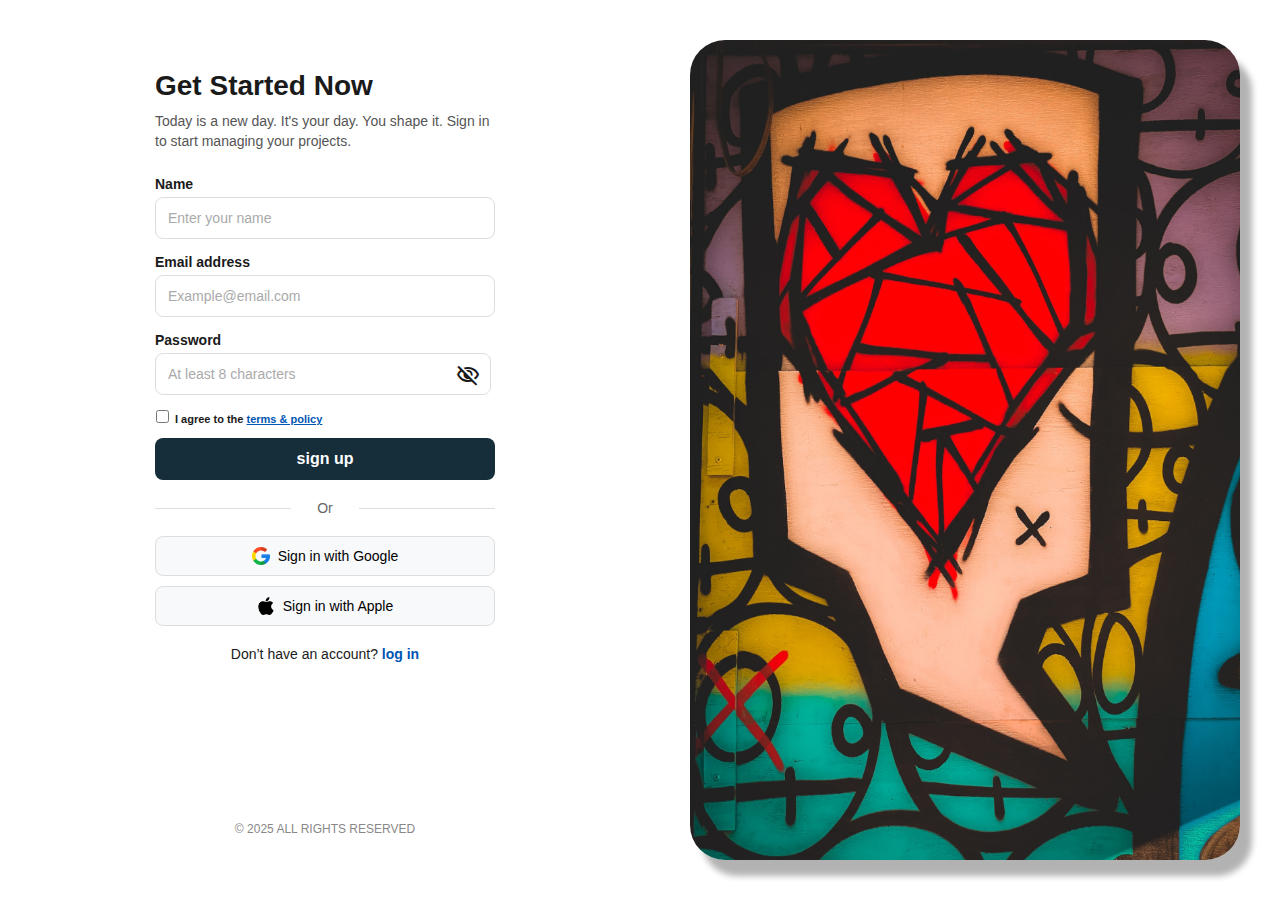
<file: index.html>
<!DOCTYPE html>
<html lang="en">
<head>
  <meta charset="UTF-8">
  <meta name="viewport" content="width=device-width, initial-scale=1.0">
  <link rel="stylesheet" href="https://fonts.googleapis.com/css2?family=Material+Symbols+Outlined:opsz,wght,FILL,GRAD@24,400,0,0&icon_names=visibilityvisibility_off" />
  <title>register form</title>
  <link rel="stylesheet" href="style.css">
</head>
<body>

<div id="main-container">
<div id="container">
  <div class="intro">
    <h1>Get Started Now</h1>
    <p>Today is a new day. It's your day. You shape it. Sign in to start managing your projects.</p>
  </div>
  <div class="form">
    <label>Name</label>
    <input type="text" placeholder="Enter your name" />
    <label class="email">Email address</label>
    <input type="email" placeholder="Example@email.com" />
    <label>Password</label>
    <div class="password">
      <input id="password" type="password" placeholder="At least 8 characters" />
      <span class="material-symbols-outlined" id="eye" >visibility_off</span>
    </div>
    <!-- <a href="#" class="forgot">forgot password</a> -->
    <div class="forgot"><input type="checkbox">I agree to the <span>terms & policy</span></div>
    <button class="btn" id="dynamicBtn"><span id="text">sign up</span></button>
    
  </div>
  <div class="Social">

    <div class="or">Or</div>

    <div class="social-buttons">
      <button class="google"><img src="img/google.png" width="18" /> Sign in with Google</button>
      <button class="apple"><img src="img/apple.png" width="18" /> Sign in with Apple</button>

    </div>
  </div>

    <div class="signup">
      Don’t have an account? <a href="Login.html">log in</a>
    </div>
    <div class="bottom-tag">
      <p>© 2025 ALL RIGHTS RESERVED</p>
    </div>
</div>
<div class="image" >
<img id="slideshow" alt="Slideshow">
</div>
</div>
<script src="script.js"></script>
</body>
</html>
</file>
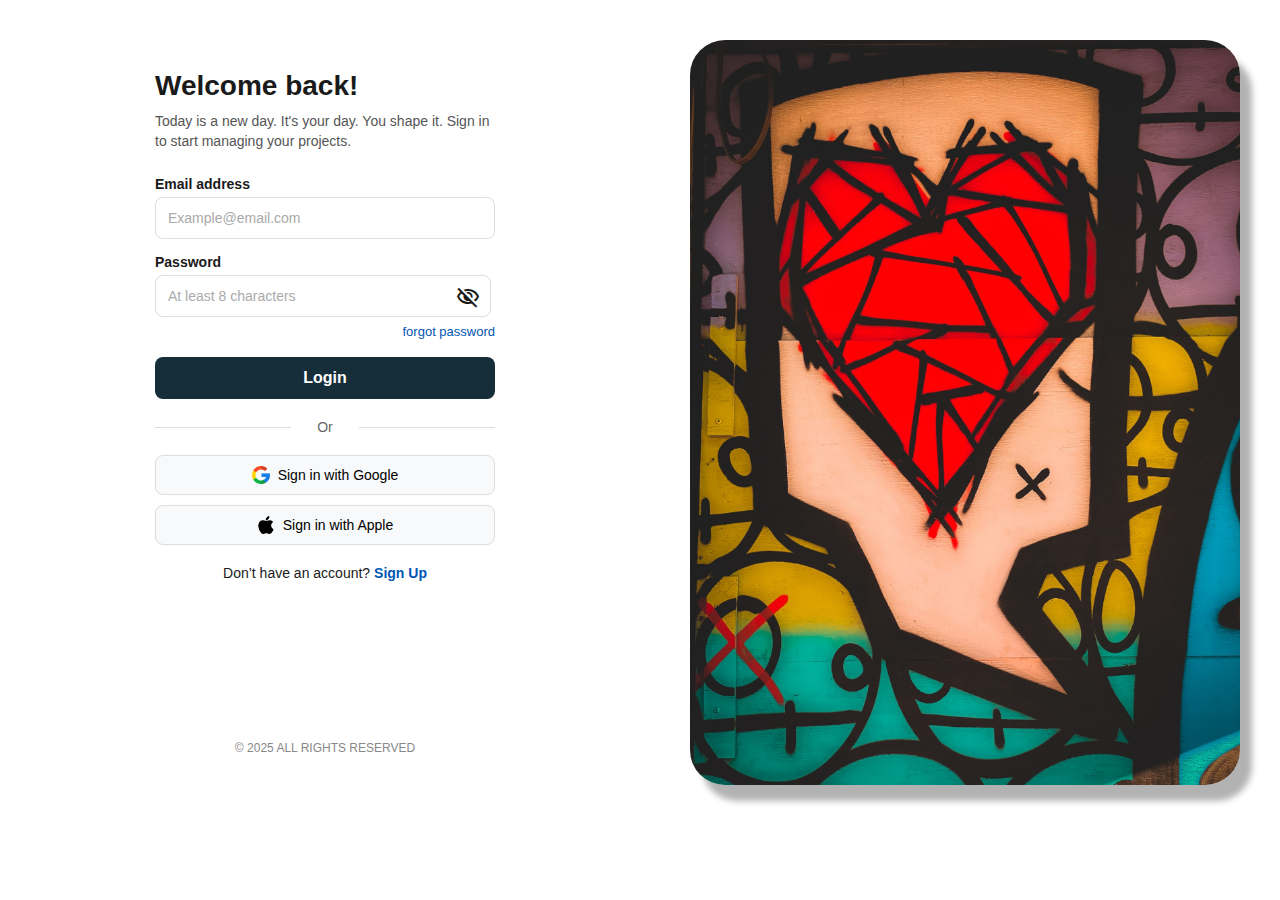
<file: Log in.html>
<!DOCTYPE html>
<html lang="en">
<head>
  <meta charset="UTF-8">
  <meta name="viewport" content="width=device-width, initial-scale=1.0">
  <link rel="stylesheet" href="https://fonts.googleapis.com/css2?family=Material+Symbols+Outlined:opsz,wght,FILL,GRAD@24,400,0,0&icon_names=visibilityvisibility_off" />
  <title>login form</title>
  <link rel="stylesheet" href="Log in.css">
</head>
<body>

<div id="main-container">
<div id="container">

  <div class="intro">

    <h1>Welcome back!</h1>
    <p>Today is a new day. It's your day. You shape it. Sign in to start managing your projects.</p>

  </div>
  <div class="form">

    <label class="email">Email address</label>
    
    <input type="email" placeholder="Example@email.com" />
    <label>Password</label>
    <div class="password">
      <input id="password" type="password" placeholder="At least 8 characters" />
      <span class="material-symbols-outlined" id="eye" >visibility_off</span>
    </div>
    <a href="#" class="forgot">forgot password</a>
    <button class="btn" id="dynamicBtn"><span>Login</span></button>

  </div>
  <div class="Social">

    <div class="or">Or</div>

    <div class="social-buttons">
      <button class="google"><img src="img/google.png" width="18" /> Sign in with Google</button>
      <button class="apple"><img src="img/apple.png" width="18" /> Sign in with Apple</button>

    </div>
  </div>

    <div class="signup">
      Don’t have an account? <a href="Sign in.html">Sign Up</a>
    </div>
    <div class="bottom-tag">
      <p>© 2025 ALL RIGHTS RESERVED</p>
    </div>
</div>
<div class="image" >
<img id="slideshow" alt="Slideshow">
</div>
</div>
<script src="script.js"></script>
</body>
</html>
</file>
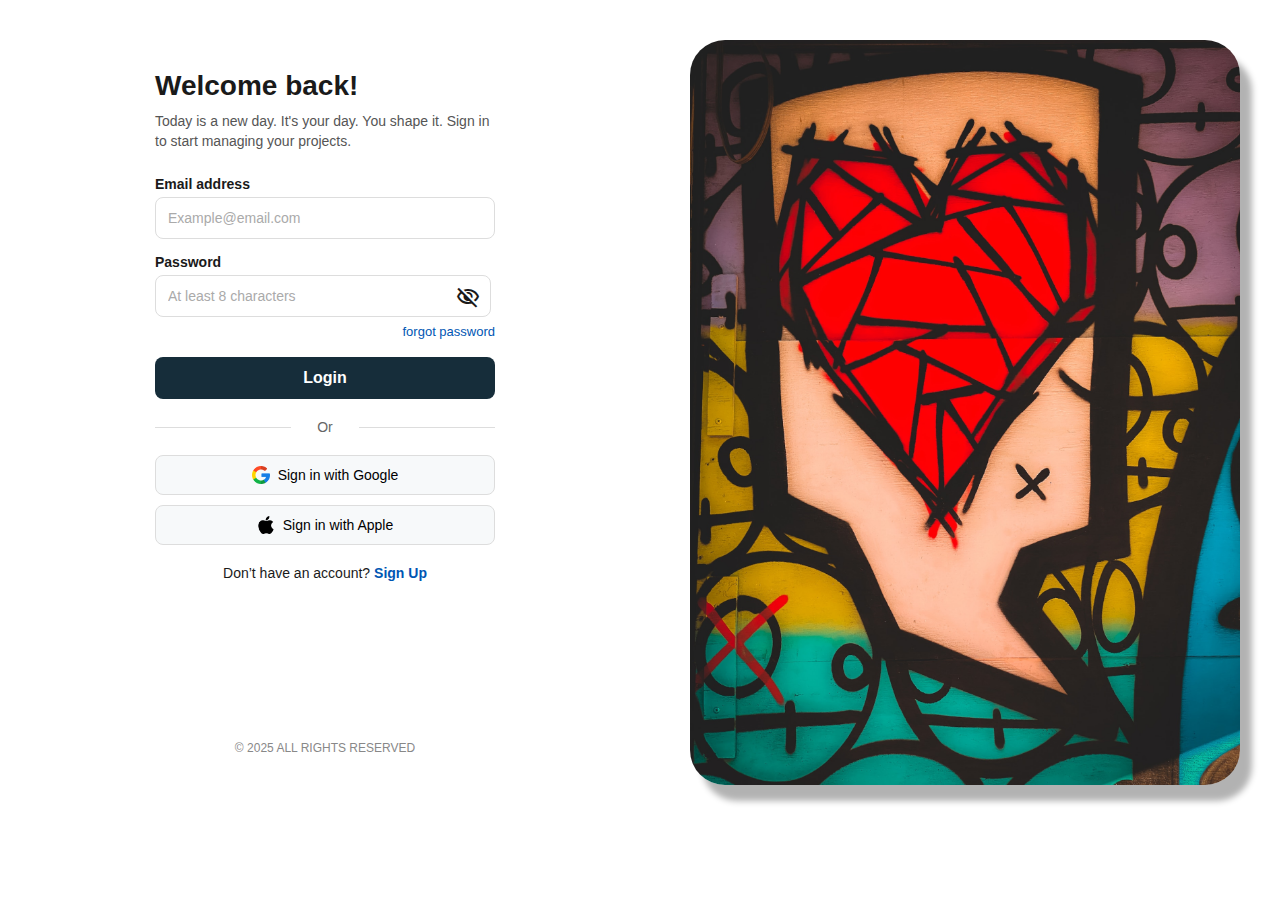
<file: Login.html>
<!DOCTYPE html>
<html lang="en">
<head>
  <meta charset="UTF-8">
  <meta name="viewport" content="width=device-width, initial-scale=1.0">
  <link rel="stylesheet" href="https://fonts.googleapis.com/css2?family=Material+Symbols+Outlined:opsz,wght,FILL,GRAD@24,400,0,0&icon_names=visibilityvisibility_off" />
  <title>login form</title>
  <link rel="stylesheet" href="Login.css">
</head>
<body>

<div id="main-container">
<div id="container">

  <div class="intro">

    <h1>Welcome back!</h1>
    <p>Today is a new day. It's your day. You shape it. Sign in to start managing your projects.</p>

  </div>
  <div class="form">

    <label class="email">Email address</label>
    
    <input type="email" placeholder="Example@email.com" />
    <label>Password</label>
    <div class="password">
      <input id="password" type="password" placeholder="At least 8 characters" />
      <span class="material-symbols-outlined" id="eye" >visibility_off</span>
    </div>
    <a href="#" class="forgot">forgot password</a>
    <button class="btn" id="dynamicBtn"><span>Login</span></button>

  </div>
  <div class="Social">

    <div class="or">Or</div>

    <div class="social-buttons">
      <button class="google"><img src="img/google.png" width="18" /> Sign in with Google</button>
      <button class="apple"><img src="img/apple.png" width="18" /> Sign in with Apple</button>

    </div>
  </div>

    <div class="signup">
      Don’t have an account? <a href="/index.html">Sign Up</a>
    </div>
    <div class="bottom-tag">
      <p>© 2025 ALL RIGHTS RESERVED</p>
    </div>
</div>
<div class="image" >
<img id="slideshow" alt="Slideshow">
</div>
</div>
<script src="script.js"></script>
</body>
</html>
</file>
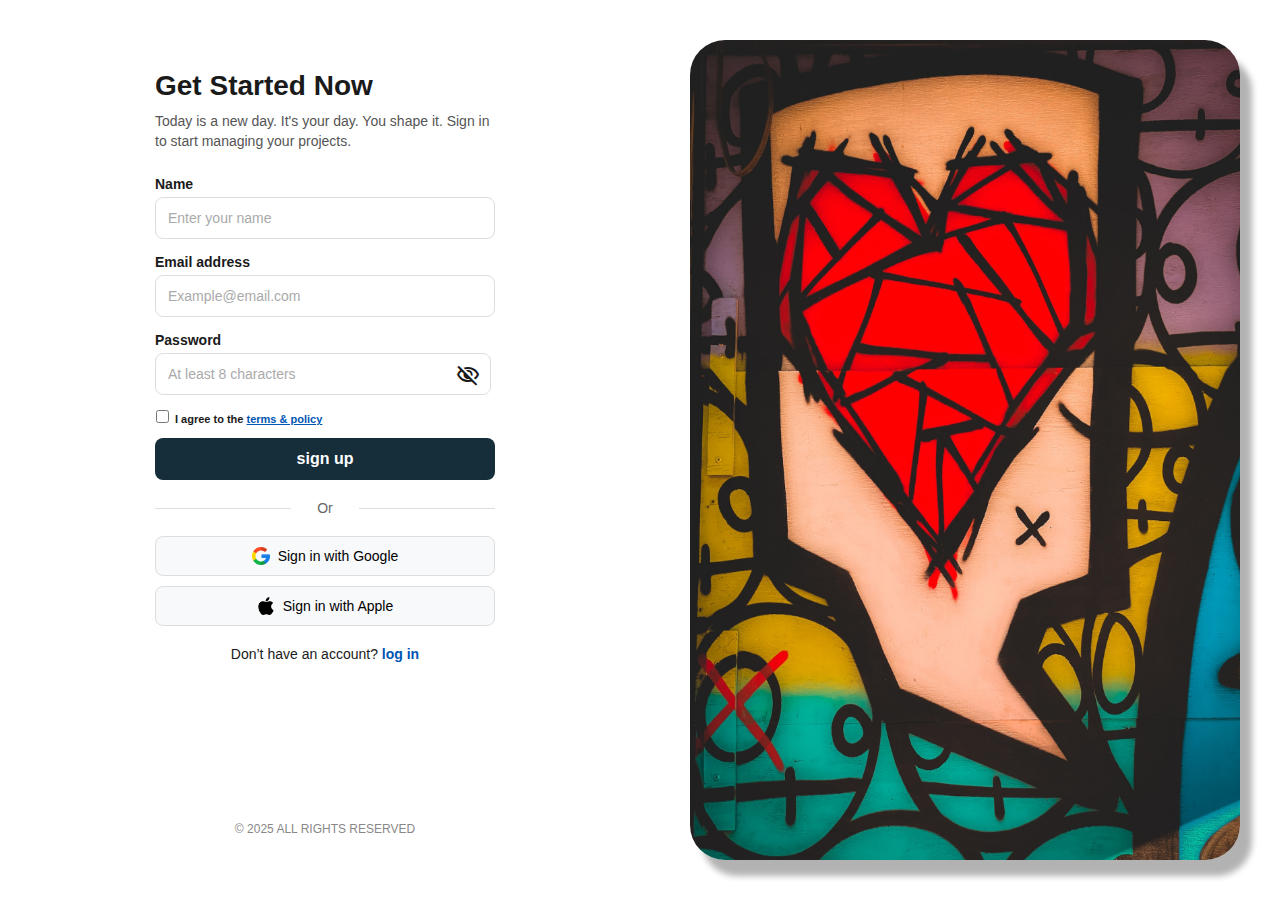
<file: Sign in.html>
<!DOCTYPE html>
<html lang="en">
<head>
  <meta charset="UTF-8">
  <meta name="viewport" content="width=device-width, initial-scale=1.0">
  <link rel="stylesheet" href="https://fonts.googleapis.com/css2?family=Material+Symbols+Outlined:opsz,wght,FILL,GRAD@24,400,0,0&icon_names=visibilityvisibility_off" />
  <title>register form</title>
  <link rel="stylesheet" href="Sign in.css">
</head>
<body>

<div id="main-container">
<div id="container">
  <div class="intro">
    <h1>Get Started Now</h1>
    <p>Today is a new day. It's your day. You shape it. Sign in to start managing your projects.</p>
  </div>
  <div class="form">
    <label>Name</label>
    <input type="text" placeholder="Enter your name" />
    <label class="email">Email address</label>
    <input type="email" placeholder="Example@email.com" />
    <label>Password</label>
    <div class="password">
      <input id="password" type="password" placeholder="At least 8 characters" />
      <span class="material-symbols-outlined" id="eye" >visibility_off</span>
    </div>
    <!-- <a href="#" class="forgot">forgot password</a> -->
    <div class="forgot"><input type="checkbox">I agree to the <span>terms & policy</span></div>
    <button class="btn" id="dynamicBtn"><span id="text">sign up</span></button>
    
  </div>
  <div class="Social">

    <div class="or">Or</div>

    <div class="social-buttons">
      <button class="google"><img src="img/google.png" width="18" /> Sign in with Google</button>
      <button class="apple"><img src="img/apple.png" width="18" /> Sign in with Apple</button>

    </div>
  </div>

    <div class="signup">
      Don’t have an account? <a href="Log in.html">log in</a>
    </div>
    <div class="bottom-tag">
      <p>© 2025 ALL RIGHTS RESERVED</p>
    </div>
</div>
<div class="image" >
<img id="slideshow" alt="Slideshow">
</div>
</div>
<script src="script.js"></script>
</body>
</html>
</file>
<file: style.css>
*{
  margin: 0;
  padding: 0;
  box-sizing: border-box;
}
#main-container {
  display: flex;
  justify-content: center;
  max-height:100vh ;
}
#container {
  font-family: 'SF Pro Display', sans-serif;
  max-width: 380px;
  margin: 50px auto;
  padding: 20px;
  color: #1a1a1a;
}
.image{
  width: 550px;
  height: auto;
  object-fit: cover;
  margin: 40px;
  border-radius: 35px;
  box-shadow: 12px 16px 6px rgba(0,0,0,0.3);
}
#slideshow {
  width:100%;
  height: 100%;
  border-radius: 35px;
}

.intro{
  display: flex;
  flex-direction: column;
}
.intro h1 {
    font-size: 28px;
    font-weight: bold;
    margin-bottom: 10px;
}
.intro p {
    font-size: 14px;
    color: #555;
    line-height: 1.4;
    margin-bottom: 25px;
}
/* Form Section */
.form label {
    font-size: 14px;
    font-weight: 600;
    display: block;
    margin-bottom: 5px;
}
.form input {
    width: 100%;
    padding: 12px;
    border: 1px solid #ddd;
    border-radius: 8px;
    font-size: 14px;
    margin-bottom: 15px;
    box-sizing: border-box;
}
.form .password {
  width: 360px;
  display: flex;
  align-items: center;
}
.form .password span{
  position: relative;
  z-index: 2;
  right: 35px;
  bottom: 7px;
  cursor: pointer;
}
.form input::placeholder {
    color: #aaa;
}
.forgot {
    font-size: 11px;
    font-weight: 700;
}
.forgot input {
    margin-right: 5px;
    width: 15px;
    border:none;
}
.forgot span {
    color: #0056b3;
    font-weight: bold;
    cursor: pointer;
    text-decoration: underline;
}
.btn {
  background: #162D3A;
    width: 100%;
    padding: 12px;
    border: none;
    border-radius: 8px;
    cursor: pointer;
  }
.btn span{
  font-weight:900;
  font-size: 16px;
  color: rgb(255, 255, 255);
    
}
#dynamicBtn {
    background-size: cover;
    background-position: center;
}


/* Social Login */
.or {
    text-align: center;
    margin: 20px 0;
    position: relative;
    font-size: 14px;
    color: #666;
}
.or::before { left: 0; }
.or::after { right: 0; }

.social-buttons {
    display: flex;
    flex-direction: column;
    gap: 10px;
    margin-bottom: 20px;
}
.or::before,
.or::after {
    content: "";
    height: 1px;
    width: 40%;
    background: #ddd;
    position: absolute;
    top: 50%;
}
.social-buttons button {
    background: #f7f9fa;
    border: 1px solid #ddd;
    border-radius: 8px;
    padding: 10px;
    display: flex;
    align-items: center;
    justify-content: center;
    gap: 8px;
    font-size: 14px;
    cursor: pointer;
    font-weight: 500;
}
.social-buttons button:hover {
    background: #eef2f5;
}

/* Signup Link */
.signup {
    text-align: center;
    font-size: 14px;
}
.signup a {
    color: #0056b3;
    text-decoration: none;
    font-weight: bold;
}
.bottom-tag {
    text-align: center;
    font-size: 12px;
    color: #888;
    margin-top: 160px;
}
@media only screen and (max-width: 431px) {
 /* Make layout vertical */
  #main-container {
    flex-direction: column;
    align-items: center;
    padding: 0;
    max-height: 844px;
    background: #fff;
  }

  /* Image full width on top */
  .image{
    order: -1;
    width: 330px;
    height: 200px;
    padding-top: 30px;
    margin: 25px;
    box-shadow:none;

  }
  /* Form container full width, nice padding */
  #container {
    max-width: 100%;
    width: 100%;
    margin: 0;
    padding: 20px 50px 40px 50px;
    background: #fff;
  }

  /* Intro text centered */
  .intro {
    margin-bottom: 24px;
  }
  .intro h1 {
    font-size: 30px;
    font-weight: bold;
  }
  .intro p {
    width: 395px;
    font-size: 19px;
    color: #555;
    margin-top:6px;
  }

  /* Inputs smaller padding */
  .form label {
    font-size: 17px;
    font-weight: 500;
    margin-bottom: 4px;
  }
  .form input {
    color: #8897AD;
    background: #D4D7E3;
    border: 1px solid #8897AD;
    padding: 12px;
    font-size: 14px;
    margin-bottom: 14px;
  }

  /* Forgot password */
  .forgot {
    font-size: 15px;
    margin-bottom: 18px;
  }

  /* Sign in button */
  .btn {
    padding: 12px;
    font-size: 16px;
    border-radius: 10px;
    color: white;
    -webkit-tap-highlight-color: transparent;
  }
  /* Divider */
  .or {
    display: flex;
    align-items: center;
    justify-content: center;
    font-size: 13px;
    color: #666;
    margin: 20px 0;
  }
  .or::before,
  .or::after {
    width: 30%;
  }

  /* Social buttons side-by-side */
  .social-buttons {
    flex-direction: row;
    justify-content: center;
    gap: 10px;
  }
  .social-buttons button {
    flex: 1;
    font-size: 14px;
    padding: 10px;
    border-radius: 8px;
  }

  /* Sign up link */
  .signup {
    margin-top: 20px;
    font-size: 17px;
    text-align: center;
  }

  /* Footer small */
  .bottom-tag {
    margin-top: 30px;
    font-size: 12px;
    text-align: center;
  }
}
</file>
<file: Log in.css>
*{
  margin: 0;
  padding: 0;
  box-sizing: border-box;
}
#main-container {
  display: flex;
  justify-content: center;
  max-height:100vh ;
}
#container {
  font-family: 'SF Pro Display', sans-serif;
  max-width: 380px;
  margin: 50px auto;
  padding: 20px;
  color: #1a1a1a;
}
.image{
  width: 550px;
  height: auto;
  object-fit: cover;
  margin: 40px;
  border-radius: 35px;
  box-shadow: 12px 16px 6px rgba(0,0,0,0.3);
}
#slideshow {
  width:100%;
  height: 100%;
  border-radius: 35px;
}

.intro{
  display: flex;
  flex-direction: column;
}
.intro h1 {
    font-size: 28px;
    font-weight: bold;
    margin-bottom: 10px;
}
.intro p {
    font-size: 14px;
    color: #555;
    line-height: 1.4;
    margin-bottom: 25px;
}
/* Form Section */
.form label {
    font-size: 14px;
    font-weight: 600;
    display: block;
    margin-bottom: 5px;
}
.form input {
    width: 100%;
    padding: 12px;
    border: 1px solid #ddd;
    border-radius: 8px;
    font-size: 14px;
    margin-bottom: 15px;
    box-sizing: border-box;
}
.form .password {
  width: 360px;
  display: flex;
  align-items: center;
}
.form .password span{
  position: relative;
  z-index: 2;
  right: 35px;
  bottom: 7px;
  cursor: pointer;
}
.form input::placeholder {
    color: #aaa;
}
.forgot {
    display: block;
    font-size: 13px;
    color: #0056b3;
    text-decoration: none;
    text-align: right;
    margin-top: -8px;
    margin-bottom: 18px;
}
.btn {
  background: #162D3A;
    width: 100%;
    padding: 12px;
    border: none;
    border-radius: 8px;
    cursor: pointer;
  }
.btn span{
  font-weight:900;
  font-size: 16px;
  color: rgb(255, 255, 255);
    
}
#dynamicBtn {
    background-size: cover;
    background-position: center;
}


/* Social Login */
.or {
    text-align: center;
    margin: 20px 0;
    position: relative;
    font-size: 14px;
    color: #666;
}
.or::before { left: 0; }
.or::after { right: 0; }

.social-buttons {
    display: flex;
    flex-direction: column;
    gap: 10px;
    margin-bottom: 20px;
}
.or::before,
.or::after {
    content: "";
    height: 1px;
    width: 40%;
    background: #ddd;
    position: absolute;
    top: 50%;
}
.social-buttons button {
    background: #f7f9fa;
    border: 1px solid #ddd;
    border-radius: 8px;
    padding: 10px;
    display: flex;
    align-items: center;
    justify-content: center;
    gap: 8px;
    font-size: 14px;
    cursor: pointer;
    font-weight: 500;
}
.social-buttons button:hover {
    background: #eef2f5;
}

/* Signup Link */
.signup {
    text-align: center;
    font-size: 14px;
}
.signup a {
    color: #0056b3;
    text-decoration: none;
    font-weight: bold;
}
.bottom-tag {
    text-align: center;
    font-size: 12px;
    color: #888;
    margin-top: 160px;
}
@media only screen and (max-width: 431px) {
 /* Make layout vertical */
  #main-container {
    flex-direction: column;
    align-items: center;
    padding: 0;
    max-height: 844px;
    background: #fff;
  }

  /* Image full width on top */
  .image{
    order: -1;
    width: 330px;
    height: 200px;
    padding-top: 30px;
    margin: 25px;
    box-shadow:none;

  }
  /* Form container full width, nice padding */
  #container {
    max-width: 100%;
    width: 100%;
    margin: 0;
    padding: 20px 50px 40px 50px;
    background: #fff;
  }

  /* Intro text centered */
  .intro {
    margin-bottom: 24px;
  }
  .intro h1 {
    font-size: 30px;
    font-weight: bold;
  }
  .intro p {
    width: 395px;
    font-size: 19px;
    color: #555;
    margin-top:6px;
  }

  /* Inputs smaller padding */
  .form label {
    font-size: 17px;
    font-weight: 500;
    margin-bottom: 4px;
  }
  .form input {
    color: #8897AD;
    background: #D4D7E3;
    border: 1px solid #8897AD;
    padding: 12px;
    font-size: 14px;
    margin-bottom: 14px;
  }

  /* Forgot password */
  .forgot {
    font-size: 15px;
    margin-bottom: 18px;
  }

  /* Sign in button */
  .btn {
    padding: 12px;
    font-size: 16px;
    border-radius: 10px;
    color: white;
  }
  /* Divider */
  .or {
    display: flex;
    align-items: center;
    justify-content: center;
    font-size: 13px;
    color: #666;
    margin: 20px 0;
  }
  .or::before,
  .or::after {
    width: 30%;
  }

  /* Social buttons side-by-side */
  .social-buttons {
    flex-direction: row;
    justify-content: center;
    gap: 10px;
  }
  .social-buttons button {
    flex: 1;
    font-size: 14px;
    padding: 10px;
    border-radius: 8px;
  }

  /* Sign up link */
  .signup {
    margin-top: 20px;
    font-size: 17px;
    text-align: center;
  }

  /* Footer small */
  .bottom-tag {
    margin-top: 30px;
    font-size: 12px;
    text-align: center;
  }
}
</file>
<file: Login.css>
*{
  margin: 0;
  padding: 0;
  box-sizing: border-box;
}
#main-container {
  display: flex;
  justify-content: center;
  max-height:100vh ;
}
#container {
  font-family: 'SF Pro Display', sans-serif;
  max-width: 380px;
  margin: 50px auto;
  padding: 20px;
  color: #1a1a1a;
}
.image{
  width: 550px;
  height: auto;
  object-fit: cover;
  margin: 40px;
  border-radius: 35px;
  box-shadow: 12px 16px 6px rgba(0,0,0,0.3);
}
#slideshow {
  width:100%;
  height: 100%;
  border-radius: 35px;
}

.intro{
  display: flex;
  flex-direction: column;
}
.intro h1 {
    font-size: 28px;
    font-weight: bold;
    margin-bottom: 10px;
}
.intro p {
    font-size: 14px;
    color: #555;
    line-height: 1.4;
    margin-bottom: 25px;
}
/* Form Section */
.form label {
    font-size: 14px;
    font-weight: 600;
    display: block;
    margin-bottom: 5px;
}
.form input {
    width: 100%;
    padding: 12px;
    border: 1px solid #ddd;
    border-radius: 8px;
    font-size: 14px;
    margin-bottom: 15px;
    box-sizing: border-box;
}
.form .password {
  width: 360px;
  display: flex;
  align-items: center;
}
.form .password span{
  position: relative;
  z-index: 2;
  right: 35px;
  bottom: 7px;
  cursor: pointer;
}
.form input::placeholder {
    color: #aaa;
}
.forgot {
    display: block;
    font-size: 13px;
    color: #0056b3;
    text-decoration: none;
    text-align: right;
    margin-top: -8px;
    margin-bottom: 18px;
}
.btn {
  background: #162D3A;
    width: 100%;
    padding: 12px;
    border: none;
    border-radius: 8px;
    cursor: pointer;
  }
.btn span{
  font-weight:900;
  font-size: 16px;
  color: rgb(255, 255, 255);
    
}
#dynamicBtn {
    background-size: cover;
    background-position: center;
}


/* Social Login */
.or {
    text-align: center;
    margin: 20px 0;
    position: relative;
    font-size: 14px;
    color: #666;
}
.or::before { left: 0; }
.or::after { right: 0; }

.social-buttons {
    display: flex;
    flex-direction: column;
    gap: 10px;
    margin-bottom: 20px;
}
.or::before,
.or::after {
    content: "";
    height: 1px;
    width: 40%;
    background: #ddd;
    position: absolute;
    top: 50%;
}
.social-buttons button {
    background: #f7f9fa;
    border: 1px solid #ddd;
    border-radius: 8px;
    padding: 10px;
    display: flex;
    align-items: center;
    justify-content: center;
    gap: 8px;
    font-size: 14px;
    cursor: pointer;
    font-weight: 500;
}
.social-buttons button:hover {
    background: #eef2f5;
}

/* Signup Link */
.signup {
    text-align: center;
    font-size: 14px;
}
.signup a {
    color: #0056b3;
    text-decoration: none;
    font-weight: bold;
}
.bottom-tag {
    text-align: center;
    font-size: 12px;
    color: #888;
    margin-top: 160px;
}
@media only screen and (max-width: 431px) {
 /* Make layout vertical */
  #main-container {
    flex-direction: column;
    align-items: center;
    padding: 0;
    max-height: 844px;
    background: #fff;
  }

  /* Image full width on top */
  .image{
    order: -1;
    width: 330px;
    height: 200px;
    padding-top: 30px;
    margin: 25px;
    box-shadow:none;

  }
  /* Form container full width, nice padding */
  #container {
    max-width: 100%;
    width: 100%;
    margin: 0;
    padding: 20px 50px 40px 50px;
    background: #fff;
  }

  /* Intro text centered */
  .intro {
    margin-bottom: 24px;
  }
  .intro h1 {
    font-size: 30px;
    font-weight: bold;
  }
  .intro p {
    width: 395px;
    font-size: 19px;
    color: #555;
    margin-top:6px;
  }

  /* Inputs smaller padding */
  .form label {
    font-size: 17px;
    font-weight: 500;
    margin-bottom: 4px;
  }
  .form input {
    color: #8897AD;
    background: #D4D7E3;
    border: 1px solid #8897AD;
    padding: 12px;
    font-size: 14px;
    margin-bottom: 14px;
  }

  /* Forgot password */
  .forgot {
    font-size: 15px;
    margin-bottom: 18px;
  }

  /* Sign in button */
  .btn {
    padding: 12px;
    font-size: 16px;
    border-radius: 10px;
    color: white;
  }
  /* Divider */
  .or {
    display: flex;
    align-items: center;
    justify-content: center;
    font-size: 13px;
    color: #666;
    margin: 20px 0;
  }
  .or::before,
  .or::after {
    width: 30%;
  }

  /* Social buttons side-by-side */
  .social-buttons {
    flex-direction: row;
    justify-content: center;
    gap: 10px;
  }
  .social-buttons button {
    flex: 1;
    font-size: 14px;
    padding: 10px;
    border-radius: 8px;
  }

  /* Sign up link */
  .signup {
    margin-top: 20px;
    font-size: 17px;
    text-align: center;
  }

  /* Footer small */
  .bottom-tag {
    margin-top: 30px;
    font-size: 12px;
    text-align: center;
  }
}
</file>
<file: Sign in.css>
*{
  margin: 0;
  padding: 0;
  box-sizing: border-box;
}
#main-container {
  display: flex;
  justify-content: center;
  max-height:100vh ;
}
#container {
  font-family: 'SF Pro Display', sans-serif;
  max-width: 380px;
  margin: 50px auto;
  padding: 20px;
  color: #1a1a1a;
}
.image{
  width: 550px;
  height: auto;
  object-fit: cover;
  margin: 40px;
  border-radius: 35px;
  box-shadow: 12px 16px 6px rgba(0,0,0,0.3);
}
#slideshow {
  width:100%;
  height: 100%;
  border-radius: 35px;
}

.intro{
  display: flex;
  flex-direction: column;
}
.intro h1 {
    font-size: 28px;
    font-weight: bold;
    margin-bottom: 10px;
}
.intro p {
    font-size: 14px;
    color: #555;
    line-height: 1.4;
    margin-bottom: 25px;
}
/* Form Section */
.form label {
    font-size: 14px;
    font-weight: 600;
    display: block;
    margin-bottom: 5px;
}
.form input {
    width: 100%;
    padding: 12px;
    border: 1px solid #ddd;
    border-radius: 8px;
    font-size: 14px;
    margin-bottom: 15px;
    box-sizing: border-box;
}
.form .password {
  width: 360px;
  display: flex;
  align-items: center;
}
.form .password span{
  position: relative;
  z-index: 2;
  right: 35px;
  bottom: 7px;
  cursor: pointer;
}
.form input::placeholder {
    color: #aaa;
}
.forgot {
    font-size: 11px;
    font-weight: 700;
}
.forgot input {
    margin-right: 5px;
    width: 15px;
    border:none;
}
.forgot span {
    color: #0056b3;
    font-weight: bold;
    cursor: pointer;
    text-decoration: underline;
}
.btn {
  background: #162D3A;
    width: 100%;
    padding: 12px;
    border: none;
    border-radius: 8px;
    cursor: pointer;
  }
.btn span{
  font-weight:900;
  font-size: 16px;
  color: rgb(255, 255, 255);
    
}
#dynamicBtn {
    background-size: cover;
    background-position: center;
}


/* Social Login */
.or {
    text-align: center;
    margin: 20px 0;
    position: relative;
    font-size: 14px;
    color: #666;
}
.or::before { left: 0; }
.or::after { right: 0; }

.social-buttons {
    display: flex;
    flex-direction: column;
    gap: 10px;
    margin-bottom: 20px;
}
.or::before,
.or::after {
    content: "";
    height: 1px;
    width: 40%;
    background: #ddd;
    position: absolute;
    top: 50%;
}
.social-buttons button {
    background: #f7f9fa;
    border: 1px solid #ddd;
    border-radius: 8px;
    padding: 10px;
    display: flex;
    align-items: center;
    justify-content: center;
    gap: 8px;
    font-size: 14px;
    cursor: pointer;
    font-weight: 500;
}
.social-buttons button:hover {
    background: #eef2f5;
}

/* Signup Link */
.signup {
    text-align: center;
    font-size: 14px;
}
.signup a {
    color: #0056b3;
    text-decoration: none;
    font-weight: bold;
}
.bottom-tag {
    text-align: center;
    font-size: 12px;
    color: #888;
    margin-top: 160px;
}
@media only screen and (max-width: 431px) {
 /* Make layout vertical */
  #main-container {
    flex-direction: column;
    align-items: center;
    padding: 0;
    max-height: 844px;
    background: #fff;
  }

  /* Image full width on top */
  .image{
    order: -1;
    width: 330px;
    height: 200px;
    padding-top: 30px;
    margin: 25px;
    box-shadow:none;

  }
  /* Form container full width, nice padding */
  #container {
    max-width: 100%;
    width: 100%;
    margin: 0;
    padding: 20px 50px 40px 50px;
    background: #fff;
  }

  /* Intro text centered */
  .intro {
    margin-bottom: 24px;
  }
  .intro h1 {
    font-size: 30px;
    font-weight: bold;
  }
  .intro p {
    width: 395px;
    font-size: 19px;
    color: #555;
    margin-top:6px;
  }

  /* Inputs smaller padding */
  .form label {
    font-size: 17px;
    font-weight: 500;
    margin-bottom: 4px;
  }
  .form input {
    color: #8897AD;
    background: #D4D7E3;
    border: 1px solid #8897AD;
    padding: 12px;
    font-size: 14px;
    margin-bottom: 14px;
  }

  /* Forgot password */
  .forgot {
    font-size: 15px;
    margin-bottom: 18px;
  }

  /* Sign in button */
  .btn {
    padding: 12px;
    font-size: 16px;
    border-radius: 10px;
    color: white;
    -webkit-tap-highlight-color: transparent;
  }
  /* Divider */
  .or {
    display: flex;
    align-items: center;
    justify-content: center;
    font-size: 13px;
    color: #666;
    margin: 20px 0;
  }
  .or::before,
  .or::after {
    width: 30%;
  }

  /* Social buttons side-by-side */
  .social-buttons {
    flex-direction: row;
    justify-content: center;
    gap: 10px;
  }
  .social-buttons button {
    flex: 1;
    font-size: 14px;
    padding: 10px;
    border-radius: 8px;
  }

  /* Sign up link */
  .signup {
    margin-top: 20px;
    font-size: 17px;
    text-align: center;
  }

  /* Footer small */
  .bottom-tag {
    margin-top: 30px;
    font-size: 12px;
    text-align: center;
  }
}
</file>
